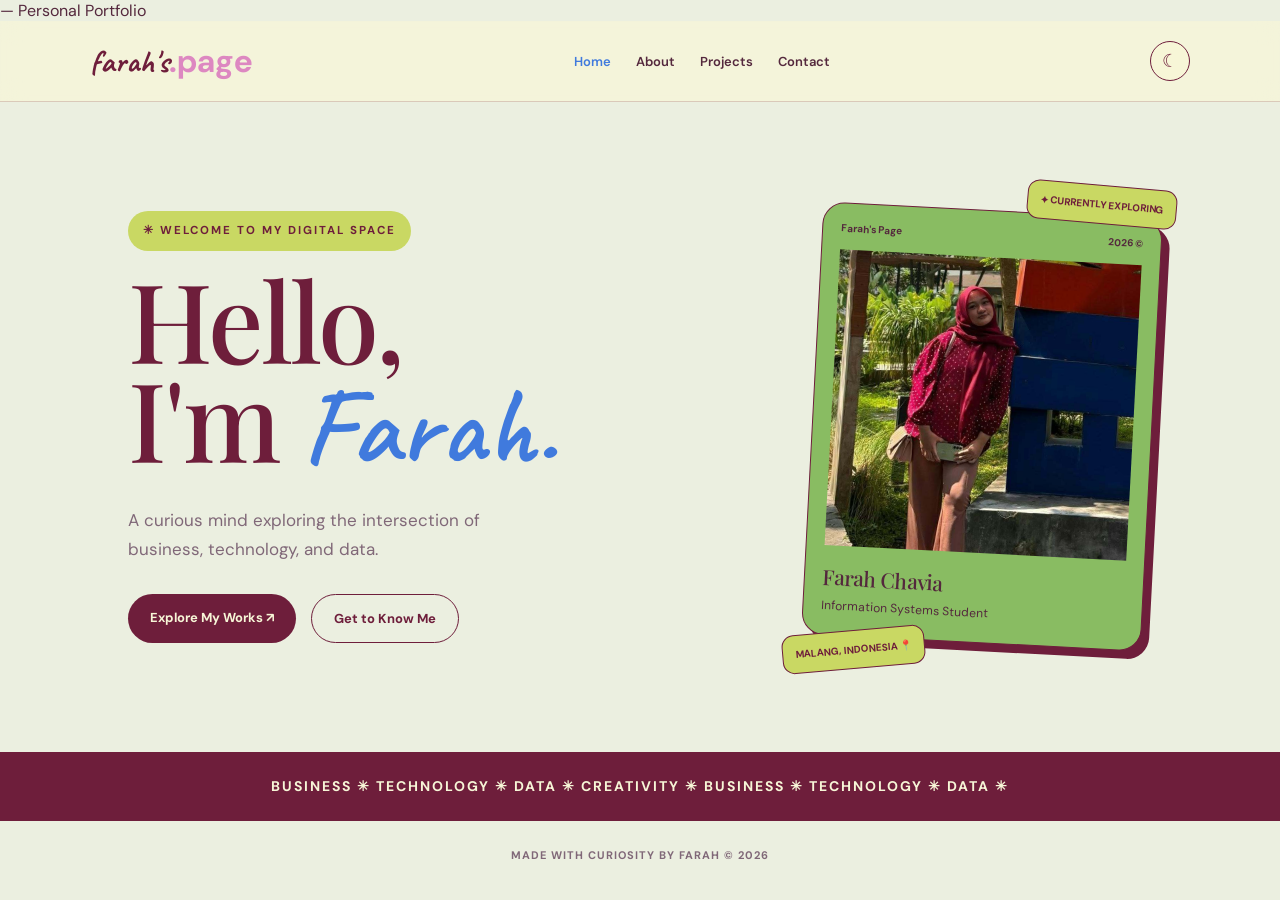
<file: index.html>
<!DOCTYPE html>
<html lang="en">
<head>
    <meta charset="UTF-8">
    <meta name="viewport" content="width=device-width, initial-scale=1.0">
    <title>Farah's Page</title> — Personal Portfolio</title>

    <!-- Connect CSS -->
    <link rel="stylesheet" href="style.css">
</head>

<body>

    <!-- NAVIGATION -->
    <header class="navbar">
        <a href="index.html" class="logo">farah's<span>.page</span></a>

        <nav>
            <a href="index.html" class="active">Home</a>
            <a href="about.html">About</a>
            <a href="projects.html">Projects</a>
            <a href="contact.html">Contact</a>
        </nav>

        <button id="theme-toggle" class="theme-btn">☾</button>
    </header>

    <!-- HERO SECTION -->
    <main class="hero">

        <div class="hero-content">

            <p class="eyebrow">
                ✳ WELCOME TO MY DIGITAL SPACE
            </p>

            <h1>
                Hello,<br>
                I'm <span>Farah.</span>
            </h1>

            <p class="hero-description">
                A curious mind exploring the intersection of
                business, technology, and data.
            </p>

            <div class="hero-buttons">
                <a href="projects.html" class="primary-btn">
                    Explore My Works ↗
                </a>

                <a href="about.html" class="secondary-btn">
                    Get to Know Me
                </a>
            </div>

        </div>

        <!-- PROFILE CARD -->
        <div class="hero-visual">

            <div class="floating-label label-top">
                ✦ CURRENTLY EXPLORING
            </div>

            <div class="profile-card">

                <div class="card-top">
                    <span>Farah's Page</span>
                    <span>2026 ©</span>
                </div>

               <img
                    src="farah.jpg"
                    alt="Farah's portrait"
                    class="profile-photo"
                />

                <div class="card-bottom">
                    <h2>Farah Chavia</h2>
                    <p>Information Systems Student</p>
                </div>

            </div>

            <div class="floating-label label-bottom">
                MALANG, INDONESIA 📍
            </div>

        </div>

    </main>

    <!-- INTRO STRIP -->
    <section class="intro-strip">
        <p>
            BUSINESS ✳ TECHNOLOGY ✳ DATA ✳ CREATIVITY ✳
            BUSINESS ✳ TECHNOLOGY ✳ DATA ✳
        </p>
    </section>

    <!-- FOOTER -->
    <footer>
        <p>MADE WITH CURIOSITY BY FARAH © 2026</p>
    </footer>

    <!-- Connect JavaScript -->
    <script src="script.js"></script>

</body>
</html>
</file>
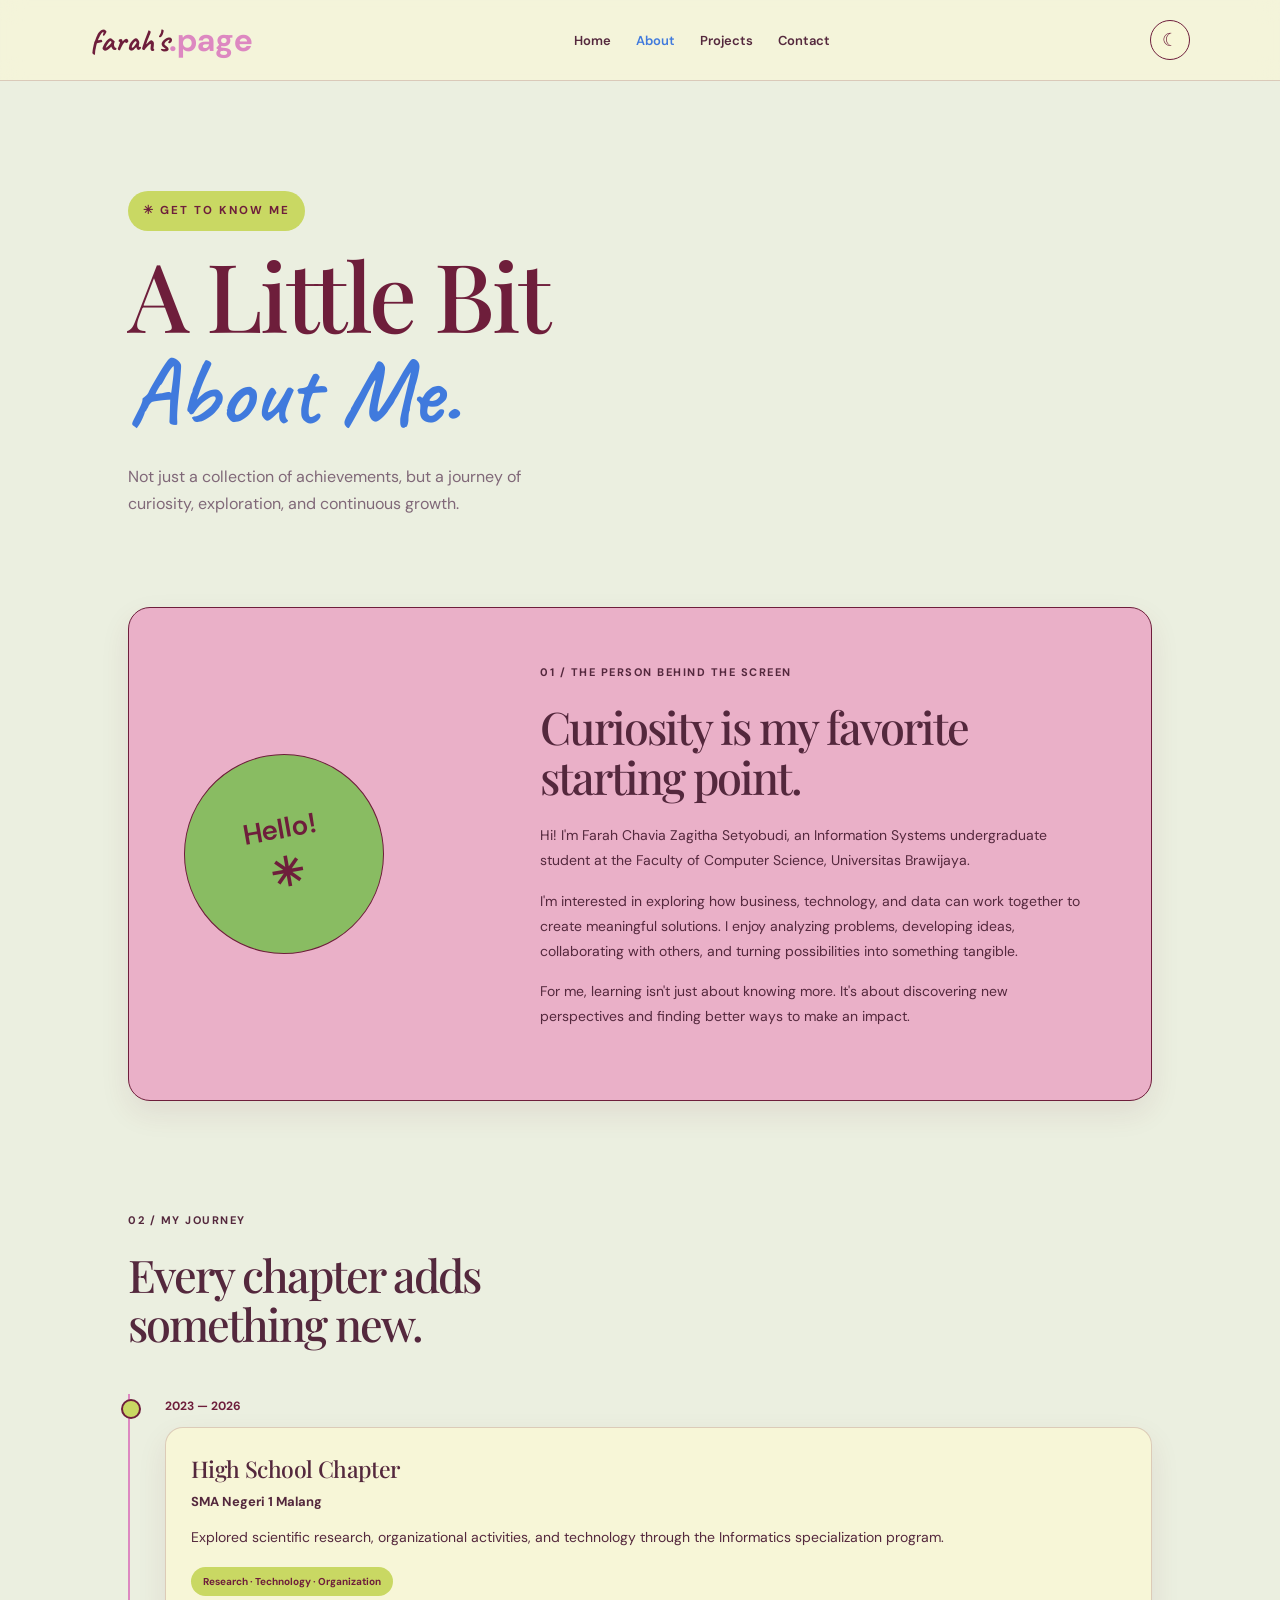
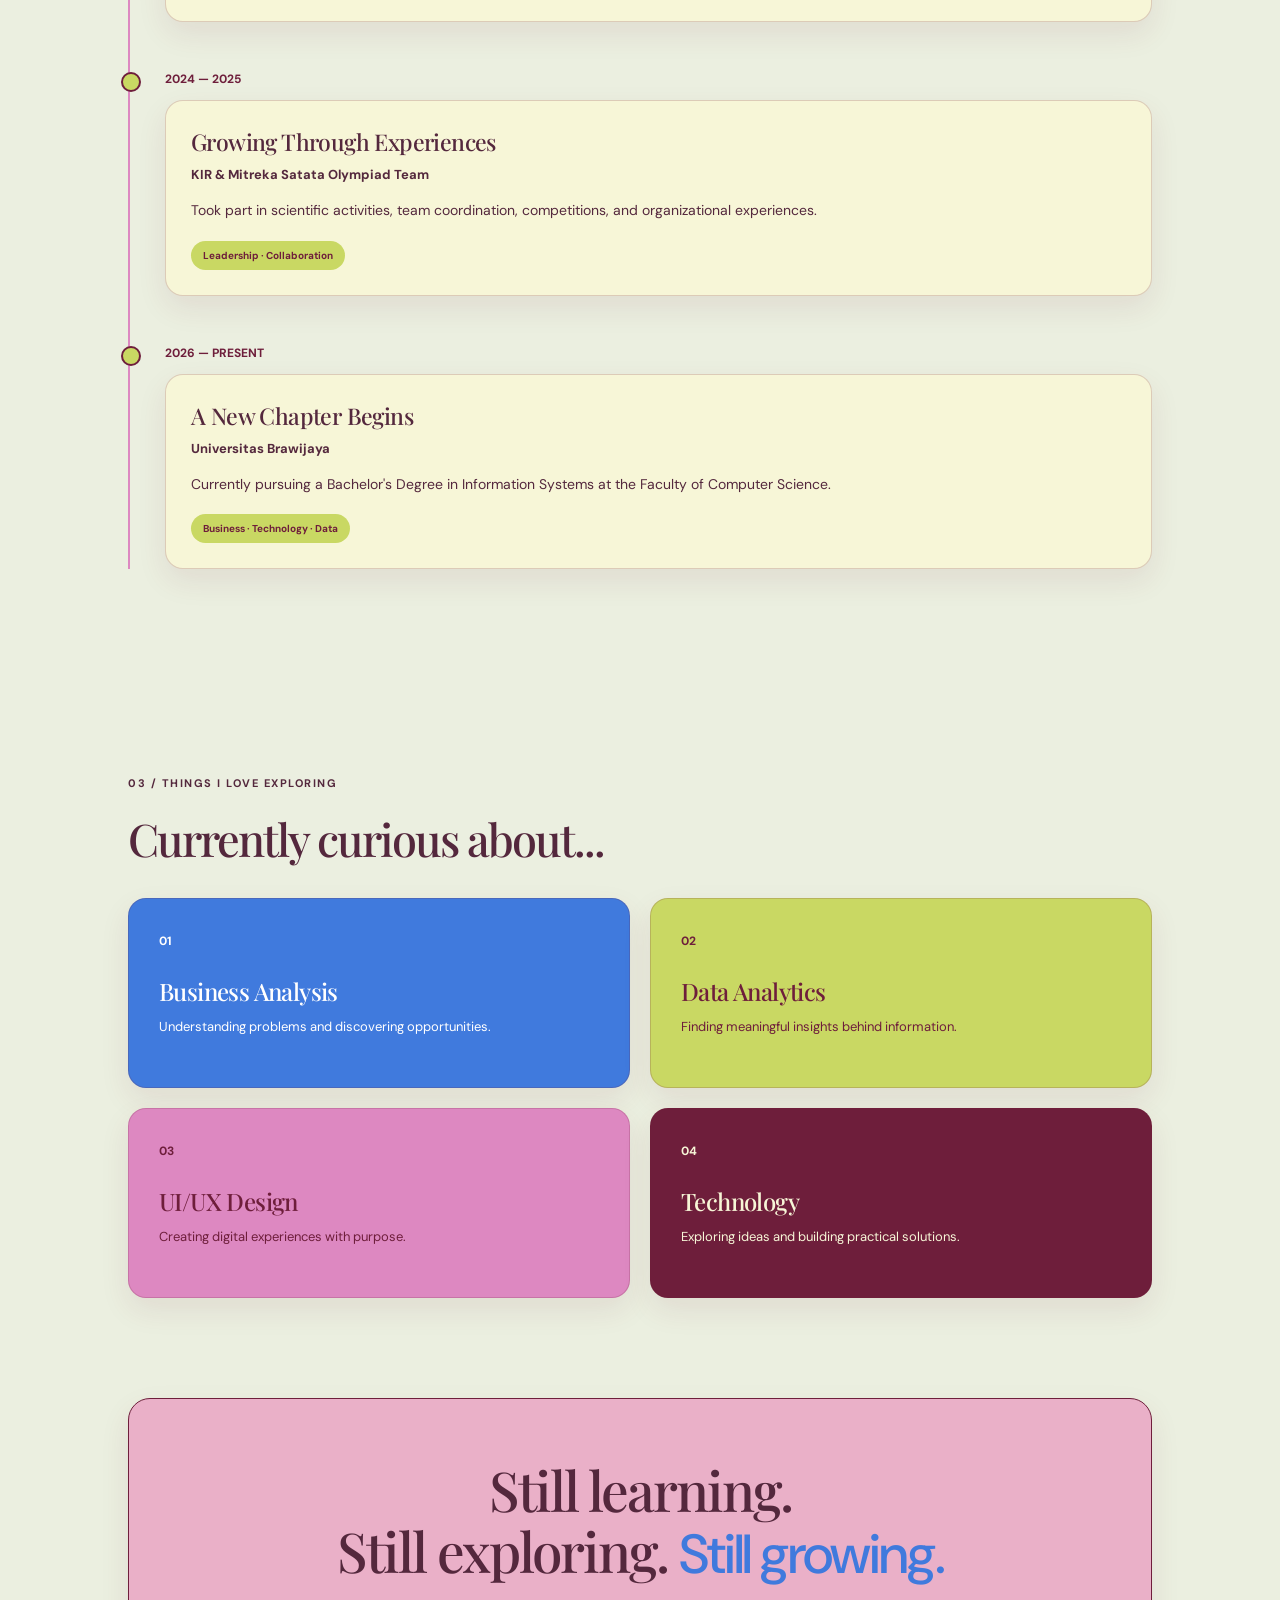
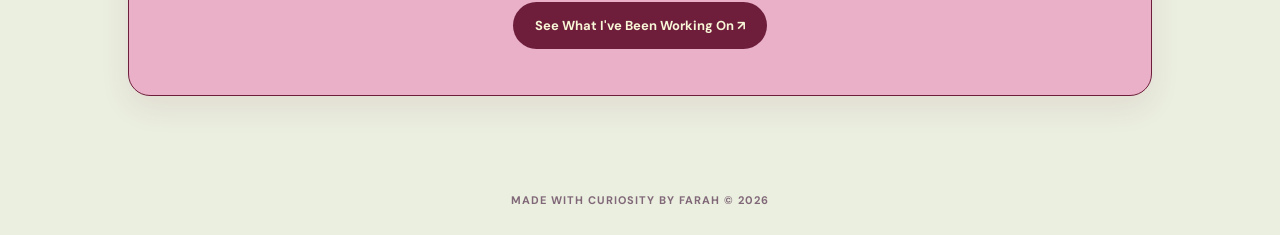
<file: about.html>
<!DOCTYPE html>
<html lang="en">
<head>
    <meta charset="UTF-8">
    <meta name="viewport" content="width=device-width, initial-scale=1.0">
    <title>About Me — Farah's Page</title>
    <link rel="stylesheet" href="style.css">
</head>

<body>

    <!-- NAVIGATION -->
    <header class="navbar">
        <a href="index.html" class="logo">farah's<span>.page</span></a>

        <nav>
            <a href="index.html">Home</a>
            <a href="about.html" class="active">About</a>
            <a href="projects.html">Projects</a>
            <a href="contact.html">Contact</a>
        </nav>

        <button id="theme-toggle" class="theme-btn">☾</button>
    </header>

    <!-- ABOUT HERO -->
    <main class="about-page">

        <section class="about-heading">
            <p class="eyebrow">✳ GET TO KNOW ME</p>

            <h1>
                A Little Bit<br>
                <span>About Me.</span>
            </h1>

            <p>
                Not just a collection of achievements,
                but a journey of curiosity, exploration,
                and continuous growth.
            </p>
        </section>

        <!-- PERSONAL INTRODUCTION -->
        <section class="about-intro">

            <div class="about-sticker">
                <span>Hello!</span>
                <span class="sticker-star">✳</span>
            </div>

            <div class="about-text">
                <p class="section-label">01 / THE PERSON BEHIND THE SCREEN</p>

                <h2>Curiosity is my favorite starting point.</h2>

                <p>
                    Hi! I'm Farah Chavia Zagitha Setyobudi,
                    an Information Systems undergraduate student
                    at the Faculty of Computer Science,
                    Universitas Brawijaya.
                </p>

                <p>
                    I'm interested in exploring how business,
                    technology, and data can work together
                    to create meaningful solutions.
                    I enjoy analyzing problems, developing ideas,
                    collaborating with others, and turning
                    possibilities into something tangible.
                </p>

                <p>
                    For me, learning isn't just about knowing more.
                    It's about discovering new perspectives
                    and finding better ways to make an impact.
                </p>
            </div>

        </section>

        <!-- MY JOURNEY -->
        <section class="journey-section">

            <p class="section-label">02 / MY JOURNEY</p>

            <h2>Every chapter adds<br>something new.</h2>

            <div class="timeline">

                <div class="timeline-item">
                    <span class="timeline-year">2023 — 2026</span>

                    <div class="timeline-card">
                        <h3>High School Chapter</h3>

                        <p class="timeline-place">
                            SMA Negeri 1 Malang
                        </p>

                        <p>
                            Explored scientific research,
                            organizational activities, and
                            technology through the Informatics
                            specialization program.
                        </p>

                        <span class="timeline-tag">
                            Research · Technology · Organization
                        </span>
                    </div>
                </div>

                <div class="timeline-item">
                    <span class="timeline-year">2024 — 2025</span>

                    <div class="timeline-card">
                        <h3>Growing Through Experiences</h3>

                        <p class="timeline-place">
                            KIR & Mitreka Satata Olympiad Team
                        </p>

                        <p>
                            Took part in scientific activities,
                            team coordination, competitions,
                            and organizational experiences.
                        </p>

                        <span class="timeline-tag">
                            Leadership · Collaboration
                        </span>
                    </div>
                </div>

                <div class="timeline-item">
                    <span class="timeline-year">2026 — PRESENT</span>

                    <div class="timeline-card">
                        <h3>A New Chapter Begins</h3>

                        <p class="timeline-place">
                            Universitas Brawijaya
                        </p>

                        <p>
                            Currently pursuing a Bachelor's
                            Degree in Information Systems at
                            the Faculty of Computer Science.
                        </p>

                        <span class="timeline-tag">
                            Business · Technology · Data
                        </span>
                    </div>
                </div>

            </div>

        </section>

        <!-- INTERESTS -->
        <section class="interest-section">

            <p class="section-label">03 / THINGS I LOVE EXPLORING</p>

            <h2>Currently curious about...</h2>

            <div class="interest-grid">

                <div class="interest-card blue-card">
                    <span>01</span>
                    <h3>Business Analysis</h3>
                    <p>Understanding problems and discovering opportunities.</p>
                </div>

                <div class="interest-card lime-card">
                    <span>02</span>
                    <h3>Data Analytics</h3>
                    <p>Finding meaningful insights behind information.</p>
                </div>

                <div class="interest-card pink-card">
                    <span>03</span>
                    <h3>UI/UX Design</h3>
                    <p>Creating digital experiences with purpose.</p>
                </div>

                <div class="interest-card dark-card">
                    <span>04</span>
                    <h3>Technology</h3>
                    <p>Exploring ideas and building practical solutions.</p>
                </div>

            </div>

        </section>

        <!-- CLOSING -->
        <section class="about-closing">
            <h2>Still learning.<br>Still exploring. <span>Still growing.</span></h2>
            <a href="projects.html" class="primary-btn">
                See What I've Been Working On ↗
            </a>
        </section>

    </main>

    <footer>
        <p>MADE WITH CURIOSITY BY FARAH © 2026</p>
    </footer>

    <script src="script.js"></script>

</body>
</html>
</file>
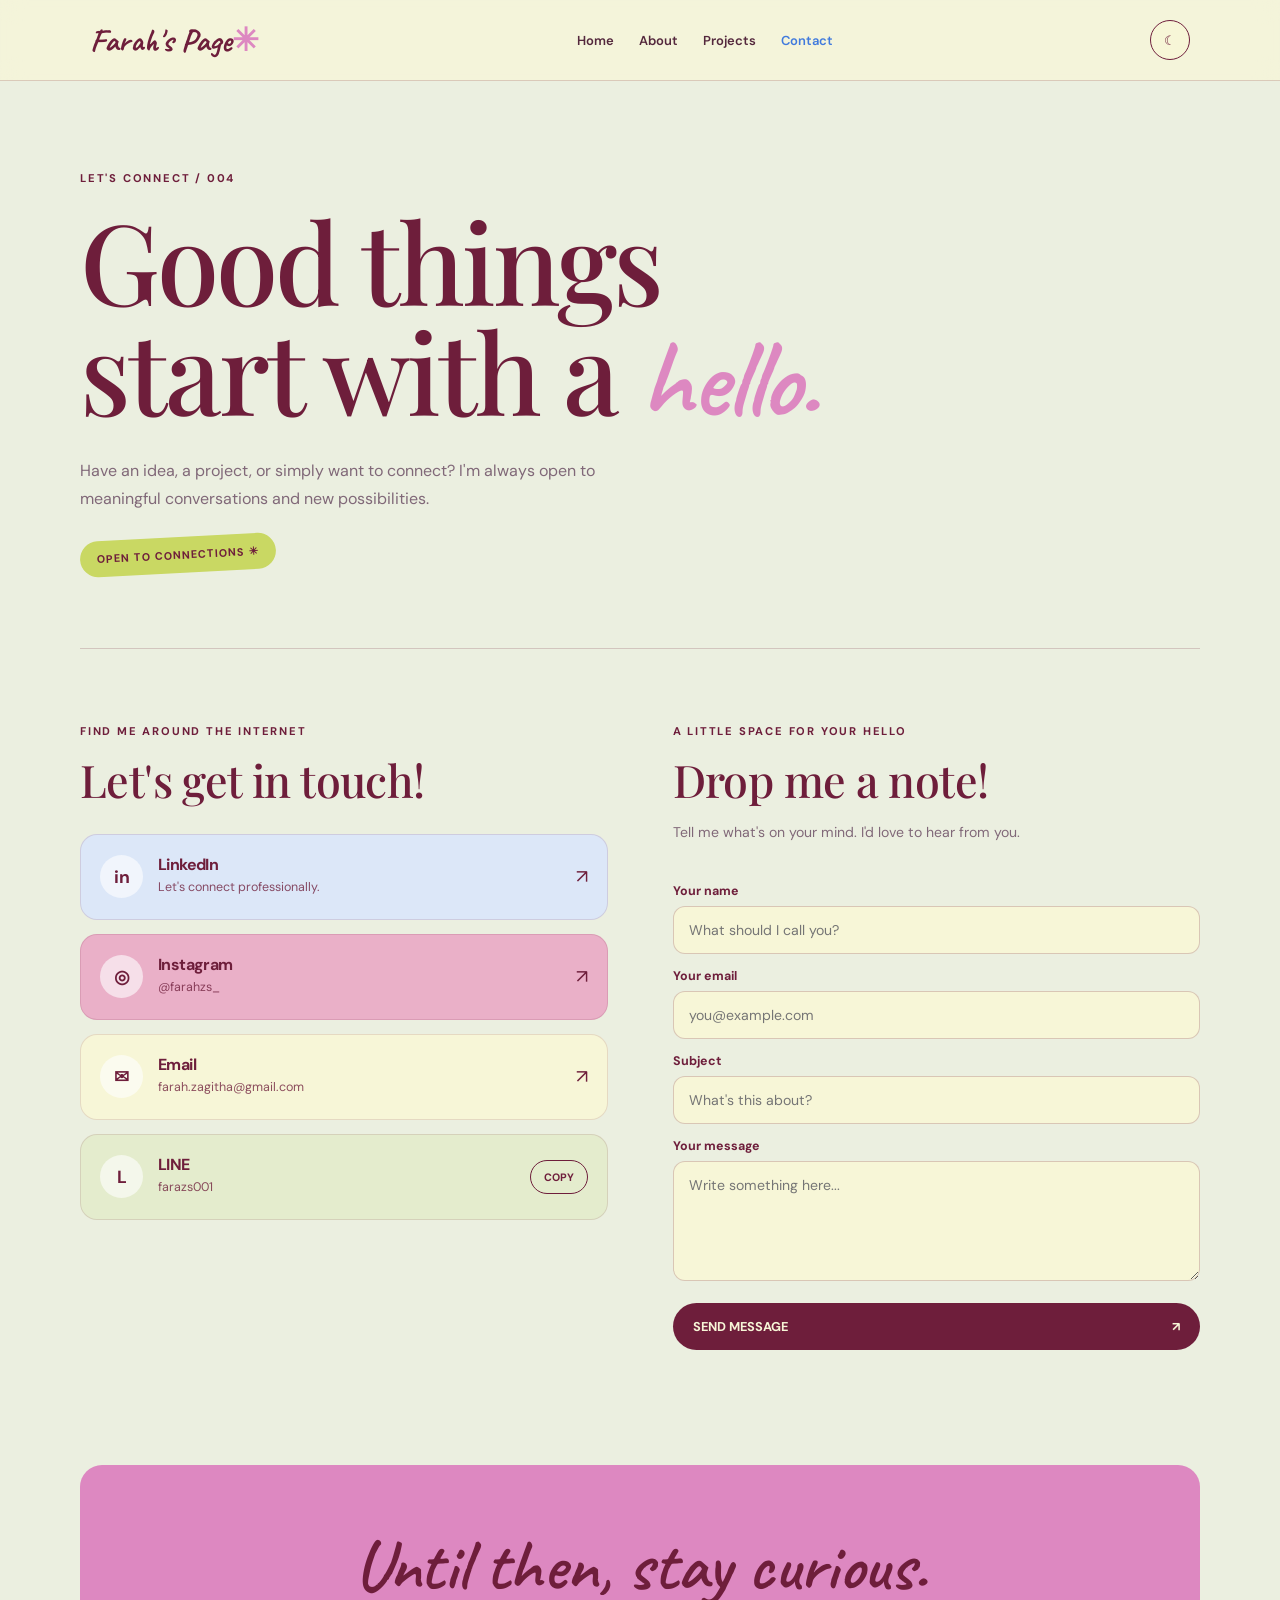
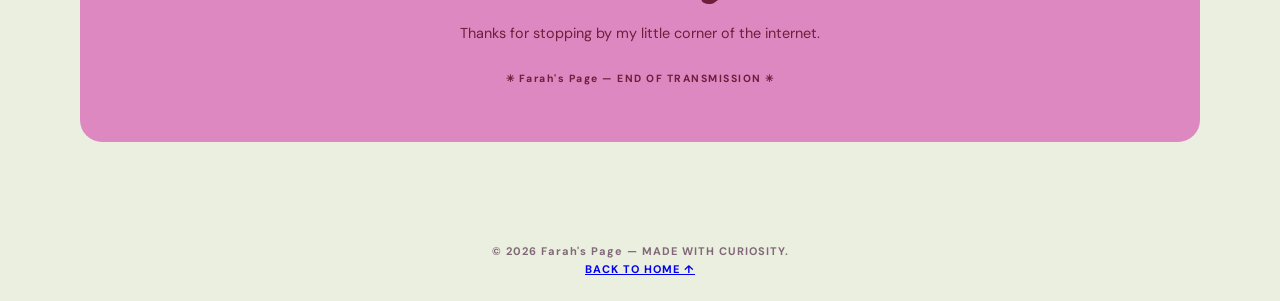
<file: contact.html>
<!DOCTYPE html>
<html lang="en">
<head>
    <meta charset="UTF-8">
    <meta name="viewport" content="width=device-width, initial-scale=1.0">
    <title>Contact | Farah's Page</title>
    <link rel="stylesheet" href="style.css">
    <script src="script.js" defer></script>
</head>

<body>

    <nav class="navbar">
        <a href="index.html" class="logo">Farah's Page<span>✳</span></a>

        <div class="nav-links">
            <a href="index.html">Home</a>
            <a href="about.html">About</a>
            <a href="projects.html">Projects</a>
            <a href="contact.html" class="active">Contact</a>
        </div>

        <button id="theme-toggle" class="theme-toggle">☾</button>
    </nav>

    <main class="contact-main">

        <section class="contact-hero">
            <div class="contact-label">LET'S CONNECT / 004</div>

            <h1>
                Good things<br>
                start with a <span>hello.</span>
            </h1>

            <p>
                Have an idea, a project, or simply want to connect?
                I'm always open to meaningful conversations and new possibilities.
            </p>

            <div class="contact-sticker">OPEN TO CONNECTIONS ✳</div>
        </section>

        <section class="contact-content">

            <div class="contact-info">
                <div class="section-mini-label">FIND ME AROUND THE INTERNET</div>
                <h2>Let's get in touch!</h2>

                <a class="contact-card linkedin-card"
                   href="https://www.linkedin.com/in/farah-chavia-zagitha-setyobudi-3b9825411/"
                   target="_blank" rel="noopener noreferrer">
                    <div class="contact-card-icon">in</div>
                    <div class="contact-card-text">
                        <h3>LinkedIn</h3>
                        <p>Let's connect professionally.</p>
                    </div>
                    <span class="contact-arrow">↗</span>
                </a>

                <a class="contact-card instagram-card"
                   href="https://instagram.com/farahzs_"
                   target="_blank" rel="noopener noreferrer">
                    <div class="contact-card-icon">◎</div>
                    <div class="contact-card-text">
                        <h3>Instagram</h3>
                        <p>@farahzs_</p>
                    </div>
                    <span class="contact-arrow">↗</span>
                </a>

                <a class="contact-card email-card"
                   href="mailto:farah.zagitha@gmail.com">
                    <div class="contact-card-icon">✉</div>
                    <div class="contact-card-text">
                        <h3>Email</h3>
                        <p>farah.zagitha@gmail.com</p>
                    </div>
                    <span class="contact-arrow">↗</span>
                </a>

                <div class="contact-card line-card">
                    <div class="contact-card-icon">L</div>
                    <div class="contact-card-text">
                        <h3>LINE</h3>
                        <p id="line-id">farazs001</p>
                    </div>
                    <button id="copy-line" class="copy-button"
                            type="button">COPY</button>
                </div>

                <p id="copy-feedback" class="copy-feedback" aria-live="polite"></p>
            </div>

            <div class="contact-form-area">
                <div class="section-mini-label">A LITTLE SPACE FOR YOUR HELLO</div>
                <h2>Drop me a note!</h2>
                <p class="form-description">
                    Tell me what's on your mind. I'd love to hear from you.
                </p>

                <form id="contact-form">
                    <label for="sender-name">Your name</label>
                    <input type="text" id="sender-name"
                           placeholder="What should I call you?"
                           required>

                    <label for="sender-email">Your email</label>
                    <input type="email" id="sender-email"
                           placeholder="you@example.com"
                           required>

                    <label for="sender-subject">Subject</label>
                    <input type="text" id="sender-subject"
                           placeholder="What's this about?"
                           required>

                    <label for="sender-message">Your message</label>
                    <textarea id="sender-message"
                              placeholder="Write something here..."
                              rows="5" required></textarea>

                    <button type="submit" class="send-button">
                        SEND MESSAGE <span>↗</span>
                    </button>

                    <p id="form-feedback" class="form-feedback"
                       aria-live="polite"></p>
                </form>
            </div>

        </section>

        <section class="contact-closing">
            <h2>Until then, stay curious.</h2>
            <p>Thanks for stopping by my little corner of the internet.</p>
            <span>✳ Farah's Page — END OF TRANSMISSION ✳</span>
        </section>

    </main>

    <footer class="footer">
        <p>© 2026 Farah's Page — MADE WITH CURIOSITY.</p>
        <a href="index.html">BACK TO HOME ↑</a>
    </footer>

</body>
</html>
</file>
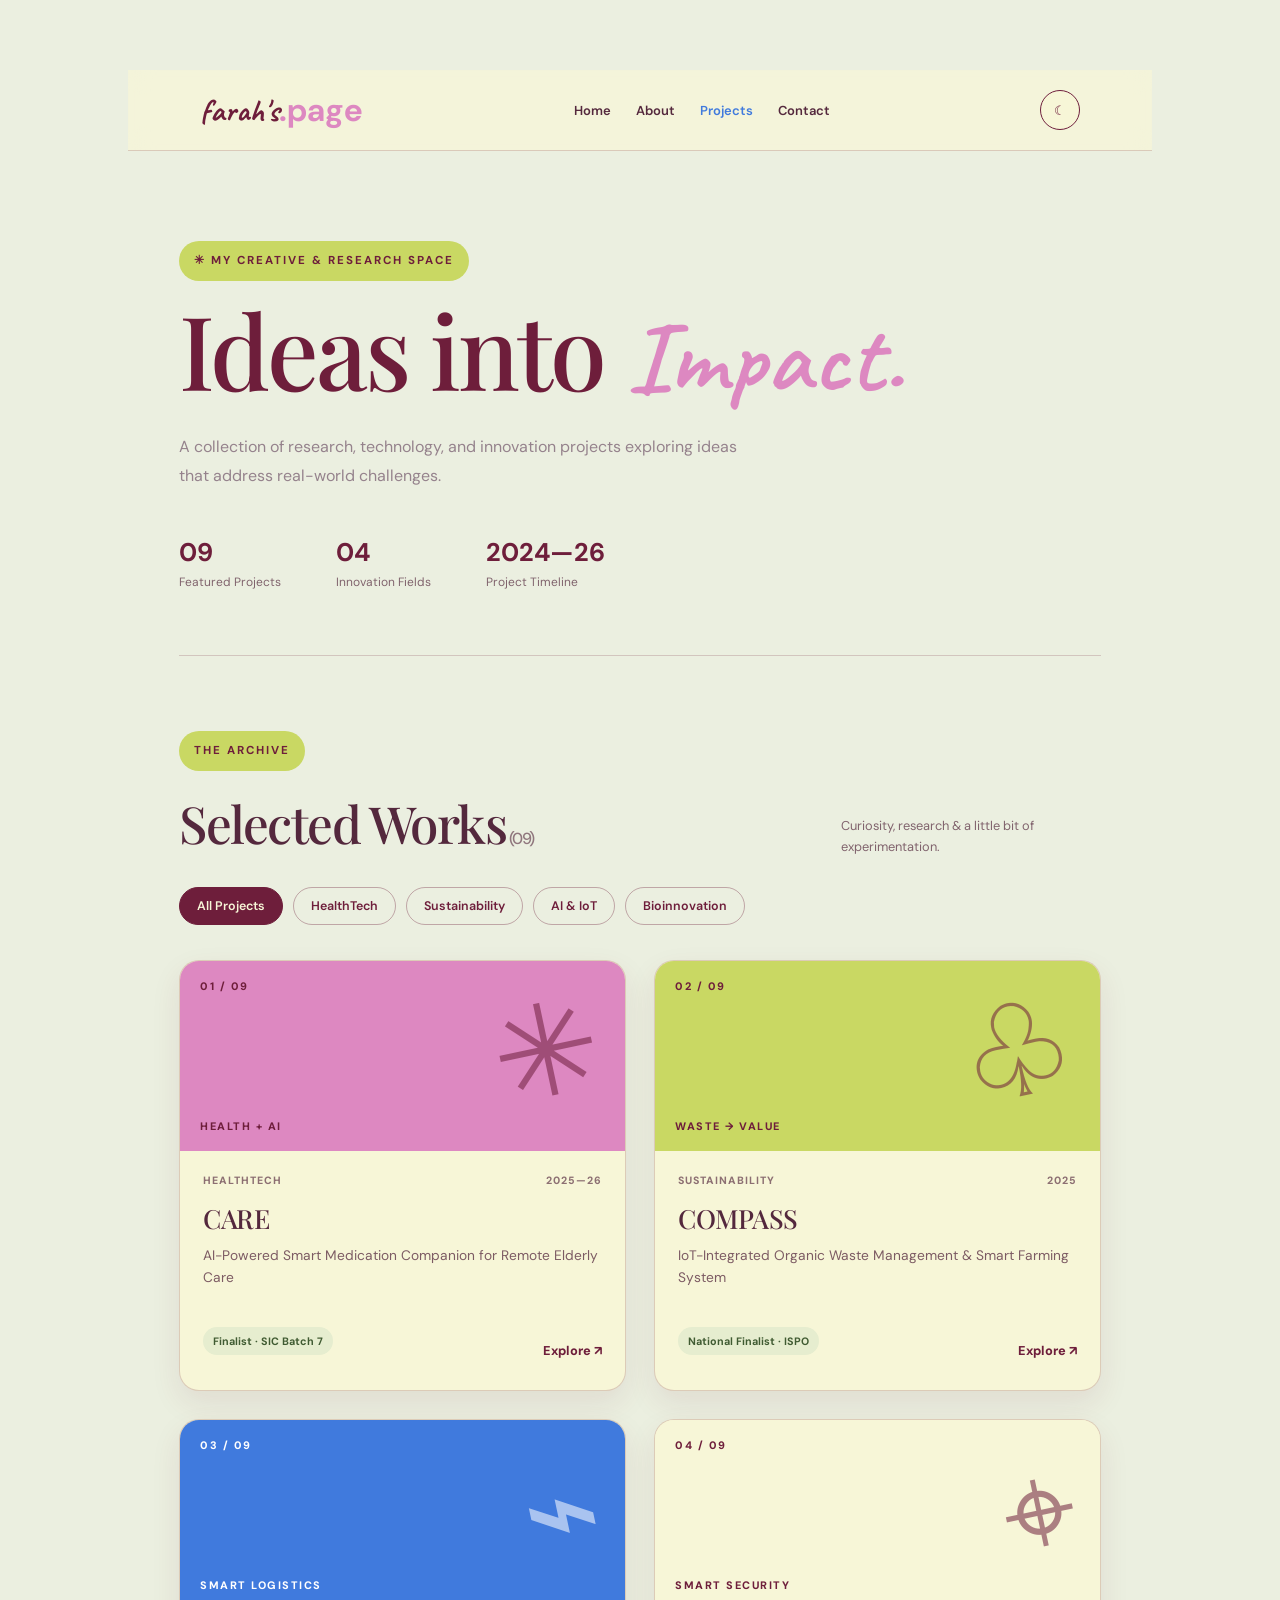
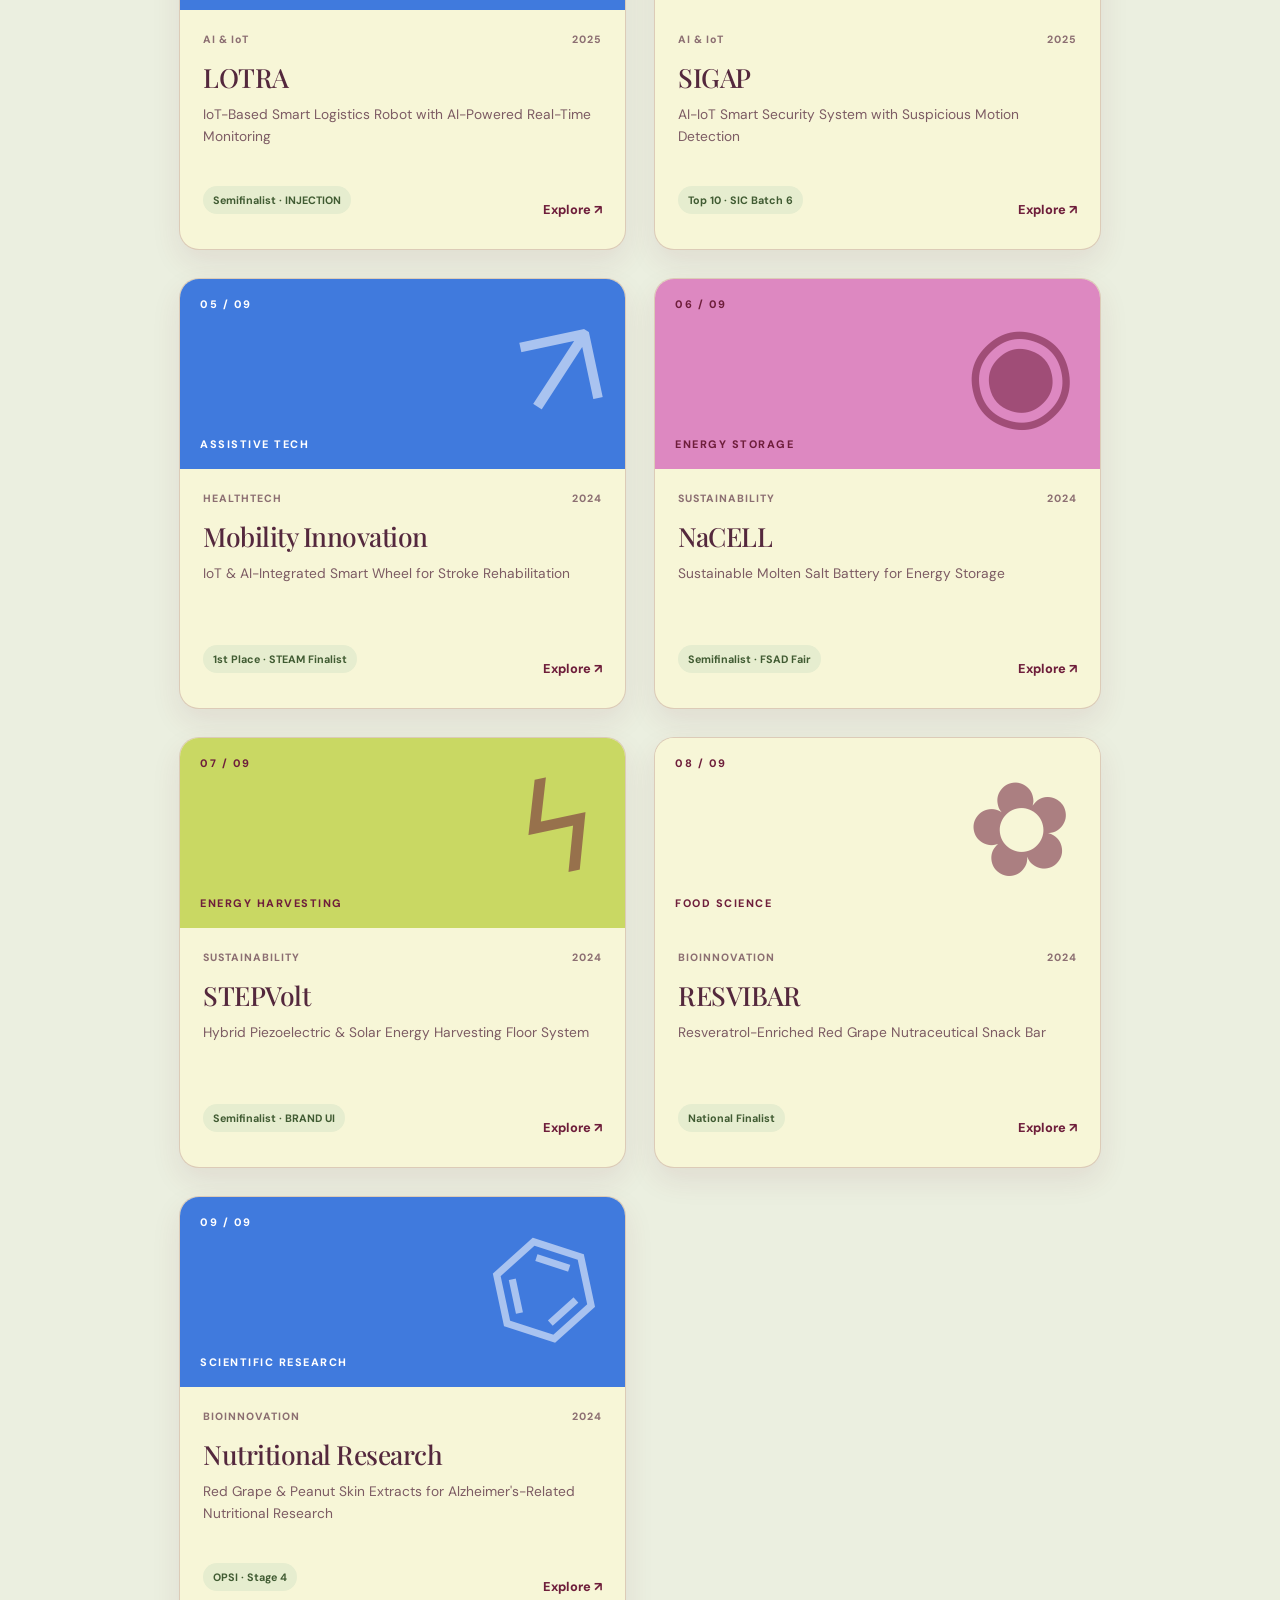
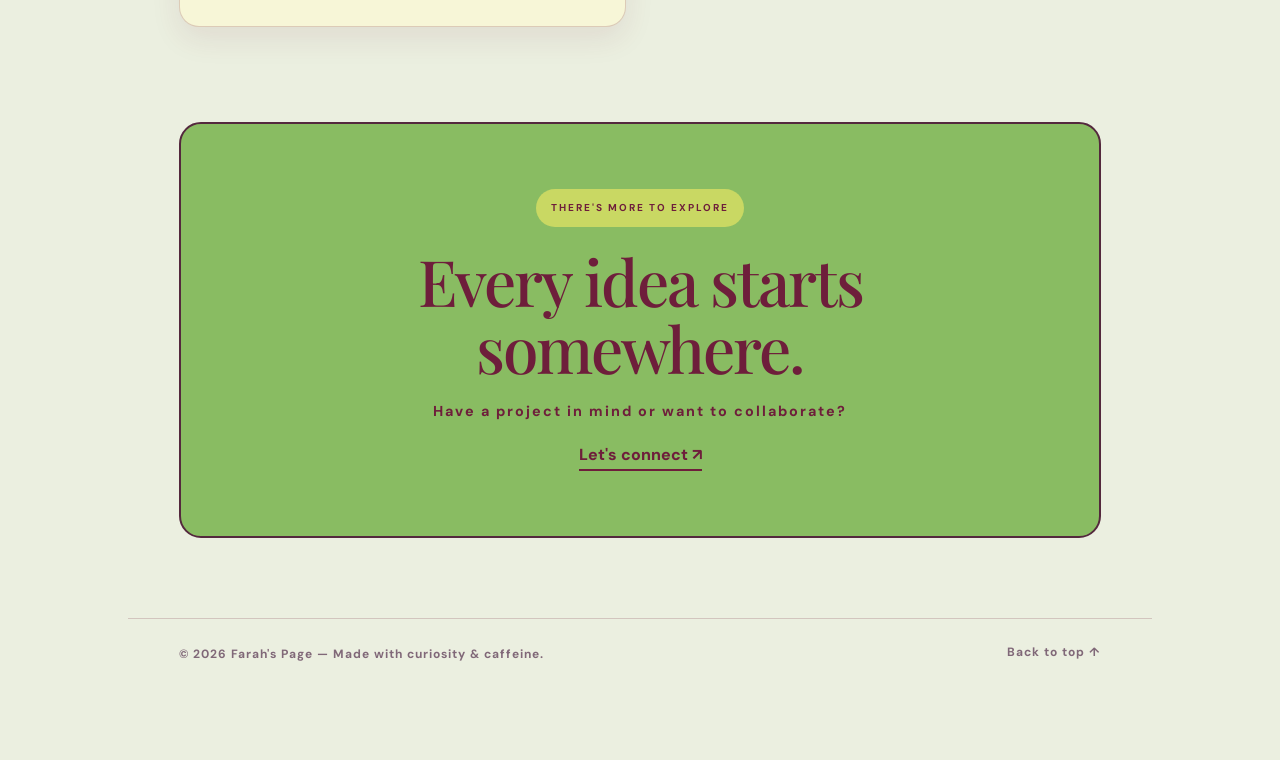
<file: projects.html>
<!DOCTYPE html>
<html lang="en">
<head>
    <meta charset="UTF-8">
    <meta name="viewport" content="width=device-width, initial-scale=1.0">
    <title>Projects — Farah's Page</title>
    <link rel="stylesheet" href="style.css">
    <script src="script.js" defer></script>
</head>
<body class="projects-page">

    <nav class="navbar">
        <a href="index.html" class="logo">farah's<span>.page</span></a>

        <div class="nav-links">
            <a href="index.html">Home</a>
            <a href="about.html">About</a>
            <a href="projects.html" class="active">Projects</a>
            <a href="contact.html">Contact</a>
        </div>

        <button id="theme-toggle" class="theme-toggle" aria-label="Toggle dark mode">☾</button>
    </nav>

    <main class="projects-main">

        <section class="projects-hero">
            <p class="eyebrow">✳ MY CREATIVE & RESEARCH SPACE</p>
            <h1>Ideas into <span>Impact.</span></h1>
            <p class="projects-intro">
                A collection of research, technology, and innovation projects
                exploring ideas that address real-world challenges.
            </p>

            <div class="project-stats">
                <div>
                    <strong>09</strong>
                    <span>Featured Projects</span>
                </div>
                <div>
                    <strong>04</strong>
                    <span>Innovation Fields</span>
                </div>
                <div>
                    <strong>2024—26</strong>
                    <span>Project Timeline</span>
                </div>
            </div>
        </section>

        <section class="project-archive">
            <div class="archive-heading">
                <div>
                    <p class="eyebrow">THE ARCHIVE</p>
                    <h2>Selected Works<span> (09)</span></h2>
                </div>
                <p class="archive-note">Curiosity, research & a little bit of experimentation.</p>
            </div>

            <div class="project-filters">
                <button class="filter-btn active" data-filter="all">All Projects</button>
                <button class="filter-btn" data-filter="healthtech">HealthTech</button>
                <button class="filter-btn" data-filter="sustainability">Sustainability</button>
                <button class="filter-btn" data-filter="ai-iot">AI & IoT</button>
                <button class="filter-btn" data-filter="bioinnovation">Bioinnovation</button>
            </div>

            <div class="projects-grid">

                <article class="project-card" data-category="healthtech">
                    <div class="project-visual visual-pink">
                        <span class="visual-number">01 / 09</span>
                        <span class="visual-symbol">✳</span>
                        <span class="visual-label">HEALTH + AI</span>
                    </div>
                    <div class="project-card-content">
                        <div class="project-meta">
                            <span>HEALTHTECH</span>
                            <span>2025—26</span>
                        </div>
                        <h3>CARE</h3>
                        <p>AI-Powered Smart Medication Companion for Remote Elderly Care</p>
                        <div class="project-bottom">
                            <span class="achievement-tag">Finalist · SIC Batch 7</span>
                            <button class="view-project" data-project="care">Explore ↗</button>
                        </div>
                    </div>
                </article>

                <article class="project-card" data-category="sustainability">
                    <div class="project-visual visual-lime">
                        <span class="visual-number">02 / 09</span>
                        <span class="visual-symbol">♧</span>
                        <span class="visual-label">WASTE → VALUE</span>
                    </div>
                    <div class="project-card-content">
                        <div class="project-meta">
                            <span>SUSTAINABILITY</span>
                            <span>2025</span>
                        </div>
                        <h3>COMPASS</h3>
                        <p>IoT-Integrated Organic Waste Management & Smart Farming System</p>
                        <div class="project-bottom">
                            <span class="achievement-tag">National Finalist · ISPO</span>
                            <button class="view-project" data-project="compass">Explore ↗</button>
                        </div>
                    </div>
                </article>

                <article class="project-card" data-category="ai-iot">
                    <div class="project-visual visual-blue">
                        <span class="visual-number">03 / 09</span>
                        <span class="visual-symbol">⌁</span>
                        <span class="visual-label">SMART LOGISTICS</span>
                    </div>
                    <div class="project-card-content">
                        <div class="project-meta">
                            <span>AI & IoT</span>
                            <span>2025</span>
                        </div>
                        <h3>LOTRA</h3>
                        <p>IoT-Based Smart Logistics Robot with AI-Powered Real-Time Monitoring</p>
                        <div class="project-bottom">
                            <span class="achievement-tag">Semifinalist · INJECTION</span>
                            <button class="view-project" data-project="lotra">Explore ↗</button>
                        </div>
                    </div>
                </article>

                <article class="project-card" data-category="ai-iot">
                    <div class="project-visual visual-cream">
                        <span class="visual-number">04 / 09</span>
                        <span class="visual-symbol">⌖</span>
                        <span class="visual-label">SMART SECURITY</span>
                    </div>
                    <div class="project-card-content">
                        <div class="project-meta">
                            <span>AI & IoT</span>
                            <span>2025</span>
                        </div>
                        <h3>SIGAP</h3>
                        <p>AI-IoT Smart Security System with Suspicious Motion Detection</p>
                        <div class="project-bottom">
                            <span class="achievement-tag">Top 10 · SIC Batch 6</span>
                            <button class="view-project" data-project="sigap">Explore ↗</button>
                        </div>
                    </div>
                </article>

                <article class="project-card" data-category="healthtech">
                    <div class="project-visual visual-blue">
                        <span class="visual-number">05 / 09</span>
                        <span class="visual-symbol">↗</span>
                        <span class="visual-label">ASSISTIVE TECH</span>
                    </div>
                    <div class="project-card-content">
                        <div class="project-meta">
                            <span>HEALTHTECH</span>
                            <span>2024</span>
                        </div>
                        <h3>Mobility Innovation</h3>
                        <p>IoT & AI-Integrated Smart Wheel for Stroke Rehabilitation</p>
                        <div class="project-bottom">
                            <span class="achievement-tag">1st Place · STEAM Finalist</span>
                            <button class="view-project" data-project="mobility">Explore ↗</button>
                        </div>
                    </div>
                </article>

                <article class="project-card" data-category="sustainability">
                    <div class="project-visual visual-pink">
                        <span class="visual-number">06 / 09</span>
                        <span class="visual-symbol">◉</span>
                        <span class="visual-label">ENERGY STORAGE</span>
                    </div>
                    <div class="project-card-content">
                        <div class="project-meta">
                            <span>SUSTAINABILITY</span>
                            <span>2024</span>
                        </div>
                        <h3>NaCELL</h3>
                        <p>Sustainable Molten Salt Battery for Energy Storage</p>
                        <div class="project-bottom">
                            <span class="achievement-tag">Semifinalist · FSAD Fair</span>
                            <button class="view-project" data-project="nacell">Explore ↗</button>
                        </div>
                    </div>
                </article>

                <article class="project-card" data-category="sustainability">
                    <div class="project-visual visual-lime">
                        <span class="visual-number">07 / 09</span>
                        <span class="visual-symbol">ϟ</span>
                        <span class="visual-label">ENERGY HARVESTING</span>
                    </div>
                    <div class="project-card-content">
                        <div class="project-meta">
                            <span>SUSTAINABILITY</span>
                            <span>2024</span>
                        </div>
                        <h3>STEPVolt</h3>
                        <p>Hybrid Piezoelectric & Solar Energy Harvesting Floor System</p>
                        <div class="project-bottom">
                            <span class="achievement-tag">Semifinalist · BRAND UI</span>
                            <button class="view-project" data-project="stepvolt">Explore ↗</button>
                        </div>
                    </div>
                </article>

                <article class="project-card" data-category="bioinnovation">
                    <div class="project-visual visual-cream">
                        <span class="visual-number">08 / 09</span>
                        <span class="visual-symbol">✿</span>
                        <span class="visual-label">FOOD SCIENCE</span>
                    </div>
                    <div class="project-card-content">
                        <div class="project-meta">
                            <span>BIOINNOVATION</span>
                            <span>2024</span>
                        </div>
                        <h3>RESVIBAR</h3>
                        <p>Resveratrol-Enriched Red Grape Nutraceutical Snack Bar</p>
                        <div class="project-bottom">
                            <span class="achievement-tag">National Finalist</span>
                            <button class="view-project" data-project="resvibar">Explore ↗</button>
                        </div>
                    </div>
                </article>

                <article class="project-card" data-category="bioinnovation">
                    <div class="project-visual visual-blue">
                        <span class="visual-number">09 / 09</span>
                        <span class="visual-symbol">⌬</span>
                        <span class="visual-label">SCIENTIFIC RESEARCH</span>
                    </div>
                    <div class="project-card-content">
                        <div class="project-meta">
                            <span>BIOINNOVATION</span>
                            <span>2024</span>
                        </div>
                        <h3>Nutritional Research</h3>
                        <p>Red Grape & Peanut Skin Extracts for Alzheimer's-Related Nutritional Research</p>
                        <div class="project-bottom">
                            <span class="achievement-tag">OPSI · Stage 4</span>
                            <button class="view-project" data-project="nutrition">Explore ↗</button>
                        </div>
                    </div>
                </article>

            </div>

            <p class="empty-projects" id="empty-projects" hidden>
                No projects found in this category yet.
            </p>
        </section>

        <section class="projects-closing">
            <p class="eyebrow">THERE'S MORE TO EXPLORE</p>
            <h2>Every idea starts<br>somewhere.</h2>
            <p>Have a project in mind or want to collaborate?</p>
            <a href="contact.html" class="closing-link">Let's connect ↗</a>
        </section>

    </main>

    <!-- PROJECT DETAIL MODAL -->
    <div class="project-modal" id="project-modal" aria-hidden="true">
        <div class="modal-content" role="dialog" aria-modal="true" aria-labelledby="modal-title">
            <button class="modal-close" id="modal-close" aria-label="Close project details">×</button>

            <p class="eyebrow" id="modal-category">PROJECT DETAILS</p>
            <h2 id="modal-title">Project Name</h2>
            <p class="modal-year" id="modal-year"></p>

            <div class="modal-section">
                <h3>Project Overview</h3>
                <p id="modal-overview"></p>
            </div>

            <div class="modal-section">
                <h3>My Contribution</h3>
                <p class="modal-role" id="modal-role"></p>
                <ul id="modal-contribution"></ul>
            </div>

            <div class="modal-section">
                <h3>Technical Focus</h3>
                <div class="modal-tags" id="modal-tags"></div>
            </div>

            <div class="modal-section">
                <h3>Achievement</h3>
                <p id="modal-achievement"></p>
            </div>

            <a class="certificate-link" id="modal-certificate" href="#" target="_blank" rel="noopener noreferrer">
                View Certificate ↗
            </a>
        </div>
    </div>

    <footer class="site-footer">
        <p>© 2026 Farah's Page — Made with curiosity & caffeine.</p>
        <a href="index.html">Back to top ↑</a>
    </footer>

</body>
</html>
</file>
<file: style.css>
@import url('https://fonts.googleapis.com/css2?family=Caveat:wght@500;600;700&family=DM+Sans:wght@400;500;600;700&family=Playfair+Display:ital,wght@0,500;0,600;1,500&display=swap');

* {
    margin: 0;
    padding: 0;
    box-sizing: border-box;
}

:root {
    --cream: #F8F5EB;
    --blue: #9BD7F2;
    --dark-blue: #193B56;
    --lime: #D9F36A;
    --pink: #F5B6CB;
    --ink: #202A30;
}

body {
    background-color: var(--cream);
    color: var(--ink);
    font-family: Arial, sans-serif;
    overflow-x: hidden;
    transition: 0.3s;
}

.navbar {
    display: flex;
    justify-content: space-between;
    align-items: center;
    padding: 25px 7%;
    border-bottom: 1px solid #202A3020;
}

.logo {
    font-size: 23px;
    font-weight: 900;
    color: var(--ink);
    text-decoration: none;
    letter-spacing: -1px;
}

.logo span {
    color: #478BAE;
}

.navbar nav {
    display: flex;
    gap: 30px;
}

.navbar nav a {
    text-decoration: none;
    color: var(--ink);
    font-size: 14px;
    font-weight: bold;
    transition: 0.3s;
}

.navbar nav a:hover,
.navbar nav a.active {
    color: #478BAE;
}

.theme-btn {
    border: 1px solid var(--ink);
    background: transparent;
    border-radius: 50%;
    width: 40px;
    height: 40px;
    font-size: 18px;
    cursor: pointer;
}

/* HERO SECTION */

.hero {
    min-height: 650px;
    padding: 75px 10%;
    display: flex;
    justify-content: space-between;
    align-items: center;
    gap: 50px;
}

.hero-content {
    max-width: 570px;
}

.eyebrow {
    background: var(--lime);
    display: inline-block;
    padding: 10px 15px;
    border-radius: 30px;
    font-size: 11px;
    font-weight: bold;
    letter-spacing: 1px;
    margin-bottom: 25px;
}

.hero h1 {
    font-size: clamp(65px, 9vw, 110px);
    line-height: 0.9;
    letter-spacing: -7px;
    font-weight: 900;
}

.hero h1 span {
    color: #478BAE;
}

.hero-description {
    font-size: 17px;
    line-height: 1.7;
    max-width: 420px;
    margin-top: 30px;
    color: #58636A;
}

.hero-buttons {
    display: flex;
    gap: 15px;
    flex-wrap: wrap;
    margin-top: 30px;
}

.primary-btn,
.secondary-btn {
    text-decoration: none;
    padding: 15px 22px;
    border-radius: 30px;
    font-size: 13px;
    font-weight: bold;
    transition: 0.3s;
}

.primary-btn {
    background: var(--dark-blue);
    color: white;
}

.secondary-btn {
    border: 1px solid var(--ink);
    color: var(--ink);
}

.primary-btn:hover,
.secondary-btn:hover {
    transform: translateY(-4px);
}

/* PROFILE CARD */

.hero-visual {
    position: relative;
    width: 340px;
    flex-shrink: 0;
}

.profile-card {
    background: var(--blue);
    padding: 18px;
    border: 2px solid var(--ink);
    border-radius: 12px;
    box-shadow: 10px 10px 0 var(--ink);
    transform: rotate(3deg);
}

.card-top {
    display: flex;
    justify-content: space-between;
    font-size: 10px;
    font-weight: bold;
    margin-bottom: 15px;
}


.card-bottom {
    margin-top: 17px;
}

.card-bottom h2 {
    font-size: 21px;
}

.card-bottom p {
    font-size: 12px;
    margin-top: 5px;
}

.floating-label {
    position: absolute;
    z-index: 2;
    background: var(--lime);
    padding: 12px;
    border: 1px solid var(--ink);
    font-size: 10px;
    font-weight: bold;
}

.label-top {
    top: -25px;
    right: -25px;
    transform: rotate(5deg);
}

.label-bottom {
    bottom: -25px;
    left: -30px;
    transform: rotate(-5deg);
}

/* INTRO STRIP */

.intro-strip {
    background: var(--dark-blue);
    color: white;
    padding: 22px;
    overflow: hidden;
    white-space: nowrap;
    text-align: center;
    font-size: 14px;
    font-weight: bold;
    letter-spacing: 2px;
}

/* FOOTER */

footer {
    padding: 25px;
    text-align: center;
    font-size: 11px;
    font-weight: bold;
    letter-spacing: 1px;
}

/* DARK MODE */

body.dark-mode {
    --cream: #172A38;
    --ink: #F8F5EB;
    --dark-blue: lab(82.9% -12.59 -19.33);
}

body.dark-mode .primary-btn {
    color: #172A38;
}

body.dark-mode .secondary-btn {
    color: var(--ink);
}

/* RESPONSIVE */

@media (max-width: 800px) {

    .navbar {
        flex-wrap: wrap;
        gap: 20px;
    }

    .navbar nav {
        order: 3;
        width: 100%;
        justify-content: center;
        flex-wrap: wrap;
        gap: 18px;
    }

    .hero {
        flex-direction: column;
        text-align: center;
        padding: 65px 7%;
    }

    .hero-description {
        margin-left: auto;
        margin-right: auto;
    }

    .hero-buttons {
        justify-content: center;
    }

    .hero-visual {
        margin-top: 30px;
        max-width: 85%;
    }

    .hero h1 {
        letter-spacing: -4px;
    }

}

/* =========================
   ABOUT PAGE
========================= */

.about-page {
    padding: 70px 10%;
}

.about-heading {
    padding: 40px 0 90px;
}

.about-heading h1 {
    font-size: clamp(55px, 8vw, 95px);
    line-height: 0.95;
    letter-spacing: -5px;
    margin-bottom: 25px;
}

.about-heading h1 span {
    color: #36265e;
}

.about-heading > p:last-child {
    max-width: 450px;
    line-height: 1.7;
    color: #58636A;
}

/* INTRO */

.about-intro {
    display: grid;
    grid-template-columns: 0.8fr 1.5fr;
    gap: 60px;
    align-items: center;
    padding: 55px;
    background: var(--blue);
    border: 2px solid var(--ink);
    border-radius: 12px;
    box-shadow: 8px 8px 0 var(--ink);
}

.about-sticker {
    background: var(--lime);
    width: 200px;
    height: 200px;
    border: 2px solid var(--ink);
    border-radius: 50%;
    display: flex;
    align-items: center;
    justify-content: center;
    flex-direction: column;
    transform: rotate(-10deg);
    font-size: 28px;
    font-weight: 900;
}

.sticker-star {
    font-size: 40px;
}

.section-label {
    font-size: 11px;
    font-weight: bold;
    letter-spacing: 1.5px;
    margin-bottom: 20px;
}

.about-text h2,
.journey-section h2,
.interest-section h2 {
    font-size: clamp(30px, 4vw, 45px);
    line-height: 1.1;
    letter-spacing: -2px;
    margin-bottom: 22px;
}

.about-text p:not(.section-label) {
    font-size: 14px;
    line-height: 1.8;
    margin-bottom: 15px;
}

/* JOURNEY */

.journey-section {
    padding: 110px 0;
}

.timeline {
    margin-top: 45px;
    border-left: 2px solid var(--ink);
    padding-left: 35px;
}

.timeline-item {
    position: relative;
    margin-bottom: 45px;
}

.timeline-item::before {
    content: "";
    position: absolute;
    left: -44px;
    top: 5px;
    width: 16px;
    height: 16px;
    background: var(--lime);
    border: 2px solid var(--ink);
    border-radius: 50%;
}

.timeline-year {
    font-size: 12px;
    font-weight: bold;
    color: #478BAE;
}

.timeline-card {
    background: var(--cream);
    border: 1.5px solid var(--ink);
    padding: 25px;
    margin-top: 12px;
    border-radius: 10px;
    box-shadow: 5px 5px 0 var(--ink);
}

.timeline-card h3 {
    font-size: 23px;
    margin-bottom: 7px;
}

.timeline-place {
    font-size: 13px;
    font-weight: bold;
    margin-bottom: 12px;
}

.timeline-card p:not(.timeline-place) {
    font-size: 14px;
    line-height: 1.7;
}

.timeline-tag {
    display: inline-block;
    background: var(--lime);
    padding: 8px 12px;
    border-radius: 20px;
    font-size: 10px;
    font-weight: bold;
    margin-top: 18px;
}

/* INTERESTS */

.interest-section {
    padding: 50px 0 100px;
}

.interest-grid {
    display: grid;
    grid-template-columns: repeat(2, 1fr);
    gap: 20px;
    margin-top: 35px;
}

.interest-card {
    padding: 30px;
    min-height: 190px;
    border: 2px solid var(--ink);
    border-radius: 10px;
    transition: 0.3s;
}

.interest-card:hover {
    transform: translateY(-7px) rotate(-1deg);
}

.interest-card span {
    font-size: 12px;
    font-weight: bold;
}

.interest-card h3 {
    font-size: 24px;
    margin: 25px 0 10px;
}

.interest-card p {
    font-size: 13px;
    line-height: 1.6;
}

.blue-card {
    background: var(--blue);
    color: #202A30;
}

.lime-card {
    background: var(--lime);
    color: #202A30;
}

.pink-card {
    background: var(--pink);
    color: #202A30;
}

.dark-card {
    background: var(--dark-blue);
    color: white;
}

/* CLOSING */

.about-closing {
    background: var(--pink);
    border: 2px solid var(--ink);
    border-radius: 12px;
    padding: 60px 35px;
    text-align: center;
}

.about-closing h2 {
    font-size: clamp(30px, 5vw, 55px);
    line-height: 1.1;
    margin-bottom: 30px;
    letter-spacing: -2px;
}

.about-closing h2 span {
    color: #478BAE;
}

/* ABOUT RESPONSIVE */

@media (max-width: 800px) {

    .about-page {
        padding: 45px 7%;
    }

    .about-intro {
        grid-template-columns: 1fr;
        padding: 30px;
        gap: 35px;
    }

    .about-sticker {
        width: 150px;
        height: 150px;
        font-size: 22px;
    }

    .interest-grid {
        grid-template-columns: 1fr;
    }

    .about-heading h1 {
        letter-spacing: -3px;
    }

}

/* =========================
   PROJECTS PAGE
========================= */

.projects-page {
    padding: 70px 10%;
}





/* PROJECT TOOLBAR */




/* FILTER BUTTONS */


.filter-btn {
    padding: 11px 20px;
    border: 1.5px solid var(--ink);
    background: transparent;
    color: var(--ink);
    border-radius: 30px;
    font-size: 12px;
    font-weight: bold;
    cursor: pointer;
    transition: 0.3s;
}

.filter-btn:hover,
.filter-btn.active {
    background: var(--dark-blue);
    color: white;
}

/* PROJECT GRID */


.project-card {
    border: 1.5px solid var(--ink);
    border-radius: 12px;
    overflow: hidden;
    background: var(--cream);
    box-shadow: 5px 5px 0 var(--ink);
    transition: 0.3s;
}

.project-card:hover {
    transform: translateY(-6px);
}

.project-card.hidden {
    display: none;
}

/* PROJECT ART */









/* PROJECT INFO */





.view-project {
    margin-top: 20px;
    border: none;
    background: transparent;
    color: var(--ink);
    font-weight: bold;
    font-size: 13px;
    cursor: pointer;
}

.view-project:hover {
    color: #478BAE;
}

/* PROJECT MODAL */

.project-modal {
    display: none;
    position: fixed;
    inset: 0;
    z-index: 100;
    background: rgba(0, 0, 0, 0.65);
    justify-content: center;
    align-items: center;
    padding: 20px;
}

.project-modal.show {
    display: flex;
}

.modal-content {
    position: relative;
    width: 100%;
    max-width: 550px;
    padding: 40px;
    border: 2px solid var(--ink);
    border-radius: 12px;
    background: var(--cream);
    color: var(--ink);
    box-shadow: 8px 8px 0 var(--blue);
}

.modal-close {
    position: absolute;
    top: 15px;
    right: 18px;
    width: 35px;
    height: 35px;
    border: 1px solid var(--ink);
    border-radius: 50%;
    background: transparent;
    color: var(--ink);
    cursor: pointer;
}

.modal-content h2 {
    font-size: 32px;
    margin-bottom: 20px;
    padding-right: 20px;
}

.modal-content > p:not(.section-label) {
    font-size: 14px;
    line-height: 1.8;
}


/* PROJECT CLOSING */

.projects-closing {
    margin-top: 100px;
    padding: 60px 30px;
    background: var(--lime);
    color: #202A30;
    border: 2px solid var(--ink);
    border-radius: 12px;
    text-align: center;
}

.projects-closing > p {
    font-size: 10px;
    font-weight: bold;
    letter-spacing: 2px;
    margin-bottom: 20px;
}

.projects-closing h2 {
    font-size: clamp(35px, 5vw, 60px);
    line-height: 1.1;
    letter-spacing: -2px;
}

/* RESPONSIVE */

@media (max-width: 800px) {

    .projects-page {
        padding: 45px 7%;
    }

    
    
    
    .modal-content {
        padding: 30px 22px;
    }

}

/* ================================
   PROJECTS PAGE — Farah"s Page
================================ */

.projects-main {
    width: min(1120px, 90%);
    margin: 0 auto;
}

.projects-hero {
    padding: 90px 0 65px;
    border-bottom: 1px solid var(--border-color, #d8d5ca);
}

.eyebrow {
    font-size: 0.72rem;
    font-weight: 800;
    letter-spacing: 2px;
    text-transform: uppercase;
    margin-bottom: 18px;
}

.projects-hero h1 {
    font-size: clamp(3.2rem, 8vw, 6.5rem);
    line-height: 0.98;
    letter-spacing: -4px;
    margin-bottom: 25px;
}

.projects-hero h1 span {
    color: #4b9edb;
    font-style: italic;
}

.projects-intro {
    max-width: 560px;
    line-height: 1.8;
    font-size: 1rem;
    opacity: 0.8;
}

.project-stats {
    display: flex;
    flex-wrap: wrap;
    gap: 55px;
    margin-top: 45px;
}

.project-stats div {
    display: flex;
    flex-direction: column;
    gap: 5px;
}

.project-stats strong {
    font-size: 1.6rem;
}

.project-stats span {
    font-size: 0.75rem;
    opacity: 0.7;
}

.project-archive {
    padding: 75px 0;
}

.archive-heading {
    display: flex;
    justify-content: space-between;
    align-items: end;
    gap: 25px;
    margin-bottom: 30px;
}

.archive-heading h2 {
    font-size: clamp(2rem, 5vw, 3.2rem);
    letter-spacing: -1.5px;
}

.archive-heading h2 span {
    font-size: 1rem;
    font-weight: 500;
    opacity: 0.6;
}

.archive-note {
    max-width: 260px;
    font-size: 0.8rem;
    line-height: 1.6;
    opacity: 0.7;
}

.project-filters {
    display: flex;
    flex-wrap: wrap;
    gap: 10px;
    margin-bottom: 35px;
}

.filter-btn {
    border: 1px solid var(--border-color, #c9c7bd);
    background: transparent;
    color: inherit;
    border-radius: 30px;
    padding: 10px 17px;
    font-family: inherit;
    font-size: 0.78rem;
    cursor: pointer;
    transition: 0.2s ease;
}

.filter-btn:hover,
.filter-btn.active {
    background: #173d63;
    border-color: #173d63;
    color: #fff;
}

.projects-grid {
    display: grid;
    grid-template-columns: repeat(2, minmax(0, 1fr));
    gap: 28px;
}

.project-card {
    min-width: 0;
    border: 1px solid var(--border-color, #d8d5ca);
    border-radius: 18px;
    overflow: hidden;
    background: var(--card-background, #fffdf7);
    transition: transform 0.25s ease, box-shadow 0.25s ease;
}

.project-card:hover {
    transform: translateY(-5px);
    box-shadow: 0 12px 30px rgba(30, 50, 70, 0.09);
}

.project-card.hidden {
    display: none;
}

.project-visual {
    min-height: 190px;
    padding: 18px 20px;
    display: flex;
    flex-direction: column;
    justify-content: space-between;
    position: relative;
    overflow: hidden;
}

.visual-pink {
    background: #f5cbd8;
    color: #3b2740;
}

.visual-lime {
    background: #d9ed9c;
    color: #253b2a;
}

.visual-blue {
    background: #b9def2;
    color: #173d63;
}

.visual-cream {
    background: #f0e5cb;
    color: #493b2d;
}

.visual-number,
.visual-label {
    font-size: 0.68rem;
    font-weight: 800;
    letter-spacing: 1.5px;
}

.visual-symbol {
    position: absolute;
    font-size: 8rem;
    line-height: 1;
    right: 25px;
    top: 28px;
    opacity: 0.55;
    transform: rotate(-12deg);
}

.visual-label {
    position: relative;
    z-index: 1;
}

.project-card-content {
    padding: 23px;
}

.project-meta {
    display: flex;
    justify-content: space-between;
    gap: 10px;
    font-size: 0.66rem;
    font-weight: 800;
    letter-spacing: 1px;
    opacity: 0.65;
    margin-bottom: 13px;
}

.project-card h3 {
    font-size: 1.65rem;
    margin-bottom: 8px;
    letter-spacing: -0.5px;
}

.project-card-content > p {
    font-size: 0.86rem;
    line-height: 1.6;
    min-height: 48px;
    opacity: 0.75;
}

.project-bottom {
    display: flex;
    justify-content: space-between;
    align-items: center;
    flex-wrap: wrap;
    gap: 12px;
    margin-top: 22px;
}

.achievement-tag {
    display: inline-block;
    background: #e8f0d5;
    color: #344d2c;
    padding: 7px 10px;
    border-radius: 20px;
    font-size: 0.67rem;
    font-weight: 700;
}

.view-project {
    border: none;
    background: transparent;
    color: inherit;
    font-family: inherit;
    font-size: 0.8rem;
    font-weight: 800;
    cursor: pointer;
    padding: 8px 0 8px 8px;
}

.view-project:hover {
    color: #4b9edb;
}

.empty-projects {
    padding: 35px 0;
    text-align: center;
    opacity: 0.7;
}

/* PROJECT DETAIL MODAL */

.project-modal {
    display: none;
    position: fixed;
    inset: 0;
    z-index: 1000;
    background: rgba(12, 24, 38, 0.72);
    padding: 25px;
    overflow-y: auto;
    align-items: center;
    justify-content: center;
}

.project-modal.show {
    display: flex;
}

.modal-content {
    width: min(700px, 100%);
    max-height: 90vh;
    overflow-y: auto;
    position: relative;
    background: #fffdf7;
    color: #1d2d3d;
    padding: 45px;
    border-radius: 20px;
}

.modal-close {
    position: absolute;
    right: 22px;
    top: 15px;
    border: none;
    background: transparent;
    color: inherit;
    font-size: 2rem;
    cursor: pointer;
}

.modal-content h2 {
    font-size: clamp(1.8rem, 5vw, 2.8rem);
    line-height: 1.1;
    margin: 10px 35px 8px 0;
}

.modal-year {
    font-size: 0.8rem;
    opacity: 0.65;
    margin-bottom: 30px;
}

.modal-section {
    border-top: 1px solid #e4e0d6;
    padding: 22px 0;
}

.modal-section h3 {
    font-size: 0.9rem;
    margin-bottom: 12px;
}

.modal-section p,
.modal-section li {
    font-size: 0.86rem;
    line-height: 1.75;
    color: #4b5661;
}

.modal-section ul {
    padding-left: 20px;
    margin-top: 10px;
}

.modal-role {
    font-weight: 800;
    color: #173d63 !important;
}

.modal-tags {
    display: flex;
    flex-wrap: wrap;
    gap: 8px;
}

.modal-tags span {
    background: #e8f0d5;
    color: #344d2c;
    border-radius: 20px;
    padding: 7px 11px;
    font-size: 0.7rem;
    font-weight: 700;
}

.certificate-link {
    display: inline-block;
    margin-top: 10px;
    padding: 13px 20px;
    background: #173d63;
    color: white;
    text-decoration: none;
    border-radius: 30px;
    font-size: 0.8rem;
    font-weight: 700;
}

.certificate-link:hover {
    background: #2c6595;
}

.projects-closing {
    margin: 20px 0 80px;
    padding: 65px 35px;
    border-radius: 22px;
    background: #d9ed9c;
    color: #253b2a;
    text-align: center;
}

.projects-closing h2 {
    font-size: clamp(2.5rem, 6vw, 4rem);
    line-height: 1.05;
    margin-bottom: 18px;
}

.projects-closing > p:not(.eyebrow) {
    font-size: 0.9rem;
    margin-bottom: 20px;
}

.closing-link {
    display: inline-block;
    color: #253b2a;
    font-weight: 800;
    text-decoration: none;
    border-bottom: 2px solid currentColor;
    padding-bottom: 4px;
}

.site-footer {
    display: flex;
    justify-content: space-between;
    gap: 15px;
    padding: 25px 5%;
    border-top: 1px solid var(--border-color, #d8d5ca);
    font-size: 0.75rem;
}

.site-footer a {
    color: inherit;
    text-decoration: none;
}

/* RESPONSIVE */

@media (max-width: 700px) {
    .projects-hero {
        padding: 65px 0 45px;
    }

    .projects-hero h1 {
        letter-spacing: -2px;
    }

    .project-stats {
        gap: 25px;
    }

    .archive-heading {
        display: block;
    }

    .archive-note {
        margin-top: 12px;
    }

    .projects-grid {
        grid-template-columns: 1fr;
    }

    .project-visual {
        min-height: 160px;
    }

    .modal-content {
        padding: 35px 23px;
    }

    .site-footer {
        flex-direction: column;
    }
}

@import url('https://fonts.googleapis.com/css2?family=Caveat:wght@500;600;700&family=DM+Sans:wght@400;500;600;700&family=Playfair+Display:ital,wght@0,500;0,600;1,500;1,600&display=swap');

:root {
    --green: #89BC62;
    --cream: #EBEFE0;
    --daisy: #DD88C1;
    --sky: #407ADD;
    --faded-rose: #EAB0C8;
    --dried-plum: #6E1E3B;
    --lime: #C9D863;
    --ivory: #F7F6D7;

    --ink: #54283D;
    --muted: #806878;
    --paper: #F7F6D7;
    --border-color: rgba(110, 30, 59, 0.20);
    --card-background: #F7F6D7;
    --shadow-soft: 0 12px 30px rgba(110, 30, 59, 0.09);
}

html { scroll-behavior: smooth; }

body {
    background: var(--cream);
    color: var(--ink);
    font-family: 'DM Sans', sans-serif;
    font-weight: 400;
    overflow-x: hidden;
}

h1, h2, h3, h4 {
    font-family: 'Playfair Display', Georgia, serif;
    font-weight: 500;
    letter-spacing: -0.6px;
}

p, a, button, input, textarea, label, span {
    font-family: 'DM Sans', sans-serif;
}

p { line-height: 1.75; }

.logo {
    color: var(--dried-plum);
    font-family: 'Caveat', cursive;
    font-size: 32px;
    font-weight: 700;
    letter-spacing: 0;
}

.logo span { color: var(--daisy); }

.navbar {
    background: rgba(247, 246, 215, 0.72);
    backdrop-filter: blur(12px);
    border-bottom: 1px solid var(--border-color);
    padding: 19px 7%;
}

.navbar nav, .nav-links {
    display: flex;
    align-items: center;
    gap: 25px;
}

.navbar nav a, .nav-links a {
    color: var(--ink);
    text-decoration: none;
    font-size: 13px;
    font-weight: 600;
    transition: color .2s ease;
}

.navbar nav a:hover, .navbar nav a.active,
.nav-links a:hover, .nav-links a.active { color: var(--sky); }

.theme-btn, .theme-toggle {
    width: 40px;
    height: 40px;
    border: 1px solid var(--dried-plum);
    border-radius: 50%;
    background: var(--ivory);
    color: var(--dried-plum);
    cursor: pointer;
}

.hero h1, .about-heading h1,
.projects-hero h1, .contact-hero h1 {
    color: var(--dried-plum);
    font-family: 'Playfair Display', Georgia, serif;
    font-weight: 500;
    letter-spacing: -3px;
}

.hero h1 span, .about-heading h1 span,
.projects-hero h1 span {
    color: var(--sky);
    font-family: 'Caveat', cursive;
    font-weight: 600;
    letter-spacing: 0;
}

.hero-description, .about-heading > p:last-child,
.projects-intro, .contact-hero > p { color: var(--muted); }

.eyebrow {
    background: var(--lime);
    color: var(--dried-plum);
    border-radius: 30px;
    font-weight: 700;
}

.primary-btn, .certificate-link {
    background: var(--dried-plum);
    color: var(--ivory);
    border-radius: 30px;
}

.secondary-btn {
    border-color: var(--dried-plum);
    color: var(--dried-plum);
    border-radius: 30px;
}

.profile-card {
    background: var(--green);
    border: 1px solid var(--dried-plum);
    border-radius: 22px;
    box-shadow: 8px 8px 0 var(--dried-plum);
}


.floating-label {
    background: var(--lime);
    color: var(--dried-plum);
    border: 1px solid var(--dried-plum);
    border-radius: 12px;
}

.intro-strip {
    background: var(--dried-plum);
    color: var(--ivory);
}

.about-intro {
    background: var(--faded-rose);
    border: 1px solid var(--dried-plum);
    border-radius: 22px;
    box-shadow: var(--shadow-soft);
}

.about-sticker {
    background: var(--green);
    color: var(--dried-plum);
    border: 1px solid var(--dried-plum);
    font-family: 'Caveat', cursive;
    font-weight: 600;
}

.timeline { border-left-color: var(--daisy); }
.timeline-item::before {
    background: var(--lime);
    border-color: var(--dried-plum);
}
.timeline-year { color: var(--dried-plum); }

.timeline-card, .interest-card {
    border: 1px solid var(--border-color);
    border-radius: 18px;
    box-shadow: var(--shadow-soft);
}

.timeline-card { background: var(--ivory); }
.blue-card { background: var(--sky); color: white; }
.lime-card { background: var(--lime); color: var(--dried-plum); }
.pink-card { background: var(--daisy); color: var(--dried-plum); }
.dark-card { background: var(--dried-plum); color: var(--ivory); }

.timeline-tag {
    background: var(--lime);
    color: var(--dried-plum);
    border-radius: 30px;
}

.about-closing {
    background: var(--faded-rose);
    border: 1px solid var(--dried-plum);
    border-radius: 22px;
    box-shadow: var(--shadow-soft);
}
.about-closing h2 span { color: var(--sky); }

/* Project archive */
.projects-main { width: min(1120px, 90%); margin: 0 auto; }

.projects-hero {
    border-bottom: 1px solid var(--border-color);
}

.projects-hero h1 span {
    color: var(--daisy);
    font-style: normal;
}

.project-stats strong { color: var(--dried-plum); }

.filter-btn {
    border: 1px solid rgba(110, 30, 59, .35);
    background: transparent;
    color: var(--dried-plum);
    border-radius: 30px;
    font-weight: 600;
}

.filter-btn:hover, .filter-btn.active {
    background: var(--dried-plum);
    border-color: var(--dried-plum);
    color: var(--ivory);
}

.project-card {
    background: var(--ivory);
    border: 1px solid var(--border-color);
    border-radius: 20px;
    box-shadow: var(--shadow-soft);
}

.project-card:hover {
    box-shadow: 0 16px 34px rgba(110, 30, 59, .14);
}

.visual-pink { background: var(--daisy); color: var(--dried-plum); }
.visual-lime { background: var(--lime); color: var(--dried-plum); }
.visual-blue { background: var(--sky); color: white; }
.visual-cream { background: var(--ivory); color: var(--dried-plum); }

.achievement-tag, .modal-tags span {
    background: #E6EDCF;
    color: #405B32;
    border-radius: 30px;
}

.view-project { color: var(--dried-plum); }
.view-project:hover { color: var(--sky); }

.modal-content {
    background: var(--ivory);
    color: var(--dried-plum);
    border: 1px solid var(--border-color);
    border-radius: 22px;
    box-shadow: 0 20px 70px rgba(0,0,0,.18);
}
.modal-section { border-color: var(--border-color); }
.modal-section p, .modal-section li { color: #705967; }
.modal-role { color: var(--dried-plum) !important; }

.certificate-link:hover { background: var(--sky); }

.projects-closing {
    background: var(--green);
    color: var(--dried-plum);
    border-radius: 22px;
}
.closing-link { color: var(--dried-plum); }

.site-footer, footer {
    color: var(--muted);
    border-color: var(--border-color);
}

/* Contact page */
.contact-main {
    width: min(1120px, 90%);
    margin: 0 auto;
}

.contact-hero {
    position: relative;
    padding: 90px 0 75px;
    border-bottom: 1px solid var(--border-color);
}

.contact-label, .section-mini-label {
    color: var(--dried-plum);
    font-size: .7rem;
    font-weight: 700;
    letter-spacing: 1.8px;
}

.contact-label { margin-bottom: 20px; }

.contact-hero h1 {
    font-size: clamp(3.5rem, 9vw, 7rem);
    line-height: .98;
    margin-bottom: 22px;
}

.contact-hero h1 span {
    color: var(--daisy);
    font-family: 'Caveat', cursive;
    font-weight: 600;
}

.contact-hero > p {
    max-width: 550px;
    font-size: 1rem;
}

.contact-sticker {
    display: inline-block;
    margin-top: 24px;
    padding: 11px 17px;
    background: var(--lime);
    color: var(--dried-plum);
    border-radius: 30px;
    font-size: .68rem;
    font-weight: 700;
    letter-spacing: 1px;
    transform: rotate(-3deg);
}

.contact-content {
    display: grid;
    grid-template-columns: 1fr 1fr;
    gap: 65px;
    padding: 75px 0;
}

.section-mini-label { margin-bottom: 12px; }

.contact-info h2, .contact-form-area h2 {
    color: var(--dried-plum);
    font-size: clamp(2rem, 4vw, 2.8rem);
    margin-bottom: 25px;
}

.contact-card {
    display: flex;
    align-items: center;
    gap: 15px;
    min-height: 86px;
    margin-bottom: 14px;
    padding: 17px 19px;
    border: 1px solid rgba(110, 30, 59, .13);
    border-radius: 17px;
    color: var(--dried-plum);
    text-decoration: none;
    transition: transform .2s ease, box-shadow .2s ease;
}

a.contact-card:hover {
    transform: translateY(-4px);
    box-shadow: var(--shadow-soft);
}

.linkedin-card { background: #DCE7F8; }
.instagram-card { background: var(--faded-rose); }
.email-card { background: var(--ivory); }
.line-card { background: #E4ECCD; }

.contact-card-icon {
    display: grid;
    place-items: center;
    flex: 0 0 43px;
    width: 43px;
    height: 43px;
    border-radius: 50%;
    background: rgba(255,255,255,.6);
    font-size: 1.1rem;
    font-weight: 700;
}

.contact-card-text { flex: 1; min-width: 0; }
.contact-card-text h3 {
    font-family: 'DM Sans', sans-serif;
    font-size: 1rem;
    font-weight: 700;
    margin-bottom: 2px;
}
.contact-card-text p {
    overflow-wrap: anywhere;
    font-size: .78rem;
    opacity: .78;
}
.contact-arrow { font-size: 1.2rem; }

.copy-button {
    border: 1px solid var(--dried-plum);
    border-radius: 30px;
    padding: 9px 13px;
    background: transparent;
    color: var(--dried-plum);
    font-size: .67rem;
    font-weight: 700;
    cursor: pointer;
}
.copy-feedback, .form-feedback {
    min-height: 22px;
    margin-top: 8px;
    color: #547C3F;
    font-size: .8rem;
}

.form-description {
    margin-top: -14px;
    margin-bottom: 25px;
    color: var(--muted);
    font-size: .88rem;
}

#contact-form { display: flex; flex-direction: column; }
#contact-form label {
    margin: 14px 0 7px;
    color: var(--dried-plum);
    font-size: .78rem;
    font-weight: 700;
}
#contact-form input, #contact-form textarea {
    width: 100%;
    padding: 14px 15px;
    border: 1px solid rgba(110, 30, 59, .22);
    border-radius: 12px;
    outline: none;
    background: var(--ivory);
    color: var(--dried-plum);
    font-size: .88rem;
}
#contact-form input:focus, #contact-form textarea:focus {
    border-color: var(--sky);
    box-shadow: 0 0 0 3px rgba(64, 122, 221, .13);
}
#contact-form textarea { resize: vertical; }

.send-button {
    display: flex;
    justify-content: space-between;
    align-items: center;
    margin-top: 22px;
    padding: 15px 20px;
    border: none;
    border-radius: 30px;
    background: var(--dried-plum);
    color: var(--ivory);
    font-size: .8rem;
    font-weight: 700;
    cursor: pointer;
    transition: transform .2s ease, background .2s ease;
}
.send-button:hover { transform: translateY(-3px); background: var(--sky); }

.contact-closing {
    margin: 10px 0 75px;
    padding: 55px 25px;
    border-radius: 22px;
    background: var(--daisy);
    color: var(--dried-plum);
    text-align: center;
}
.contact-closing h2 {
    font-family: 'Caveat', cursive;
    font-size: clamp(2.8rem, 6vw, 4.5rem);
    font-weight: 600;
    margin-bottom: 10px;
}
.contact-closing p { margin-bottom: 20px; font-size: .9rem; }
.contact-closing span {
    font-size: .65rem;
    font-weight: 700;
    letter-spacing: 1.5px;
}

/* Dark mode: keep the same brand, just deepen the canvas */
body.dark-mode {
    --cream: #2D202B;
    --ink: #F7F6D7;
    --muted: #E1C9D6;
    --paper: #3D2B3A;
    --card-background: #3D2B3A;
    --border-color: rgba(247, 246, 215, .2);
    background: var(--cream);
    color: var(--ivory);
}
body.dark-mode .navbar { background: rgba(45, 32, 43, .88); }
body.dark-mode .navbar nav a, body.dark-mode .nav-links a,
body.dark-mode .logo, body.dark-mode .contact-hero h1,
body.dark-mode .contact-info h2, body.dark-mode .contact-form-area h2 {
    color: var(--ivory);
}
body.dark-mode .hero-description, body.dark-mode .about-heading > p:last-child,
body.dark-mode .projects-intro, body.dark-mode .contact-hero > p,
body.dark-mode .form-description { color: #E1C9D6; }
body.dark-mode .timeline-card, body.dark-mode .modal-content,
body.dark-mode #contact-form input, body.dark-mode #contact-form textarea {
    background: #3D2B3A;
    color: var(--ivory);
}
body.dark-mode .modal-section p, body.dark-mode .modal-section li {
    color: #E1C9D6;
}
body.dark-mode .contact-card { color: var(--dried-plum); }

/* Improve text contrast across all pages in dark mode */
body.dark-mode .hero h1,
body.dark-mode .about-heading h1,
body.dark-mode .projects-hero h1,
body.dark-mode .contact-hero h1,
body.dark-mode .contact-info h2,
body.dark-mode .contact-form-area h2,
body.dark-mode .project-stats strong,
body.dark-mode .timeline-year,
body.dark-mode .view-project,
body.dark-mode .closing-link,
body.dark-mode .contact-label,
body.dark-mode .section-mini-label,
body.dark-mode #contact-form label {
    color: var(--ivory);
}

body.dark-mode .hero h1 span,
body.dark-mode .about-heading h1 span,
body.dark-mode .projects-hero h1 span,
body.dark-mode .about-closing h2 span,
body.dark-mode .contact-hero h1 span {
    color: #F0A8D5;
}

body.dark-mode .hero-description,
body.dark-mode .about-heading > p:last-child,
body.dark-mode .projects-intro,
body.dark-mode .contact-hero > p,
body.dark-mode .form-description,
body.dark-mode .site-footer,
body.dark-mode footer {
    color: #EADCE5;
}

body.dark-mode .timeline-card,
body.dark-mode .interest-card,
body.dark-mode .project-card,
body.dark-mode .modal-content,
body.dark-mode #contact-form input,
body.dark-mode #contact-form textarea {
    background: #3D2B3A;
    color: var(--ivory);
}

body.dark-mode .timeline-card h3,
body.dark-mode .timeline-card p,
body.dark-mode .interest-card h3,
body.dark-mode .interest-card p,
body.dark-mode .project-card h3,
body.dark-mode .project-card p,
body.dark-mode .modal-section p,
body.dark-mode .modal-section li,
body.dark-mode .contact-card-text p {
    color: #EADCE5;
}

body.dark-mode .filter-btn {
    border-color: #D9B8CC;
    color: var(--ivory);
}
body.dark-mode .filter-btn:hover,
body.dark-mode .filter-btn.active {
    background: var(--daisy);
    border-color: var(--daisy);
    color: #2D202B;
}

body.dark-mode .secondary-btn,
body.dark-mode .copy-button {
    border-color: #F0A8D5;
    color: var(--ivory);
}
body.dark-mode .secondary-btn:hover,
body.dark-mode .copy-button:hover {
    background: #F0A8D5;
    color: #2D202B;
}

body.dark-mode .timeline-tag,
body.dark-mode .achievement-tag,
body.dark-mode .modal-tags span {
    background: #DCE9A0;
    color: #29351F;
}

body.dark-mode .contact-card-text h3 {
    color: #54283D;
}

/* Responsive */
@media (max-width: 800px) {
    .navbar { flex-wrap: wrap; gap: 16px; }
    .navbar nav, .nav-links {
        order: 3;
        width: 100%;
        justify-content: center;
        flex-wrap: wrap;
        gap: 15px;
    }
    .contact-content {
        grid-template-columns: 1fr;
        gap: 42px;
        padding: 55px 0;
    }
    .contact-hero { padding: 65px 0 50px; }
}
@media (max-width: 480px) {
    .contact-card { padding: 14px; gap: 10px; }
    .contact-card-text p { font-size: .7rem; }
    .copy-button { padding: 8px 10px; }
    .hero h1 { letter-spacing: -3px; }
}

.profile-photo {
    width: 100%;
    height: 100%;
    object-fit: cover;
    object-position: center bottom;
    display: block;
}
</file>
